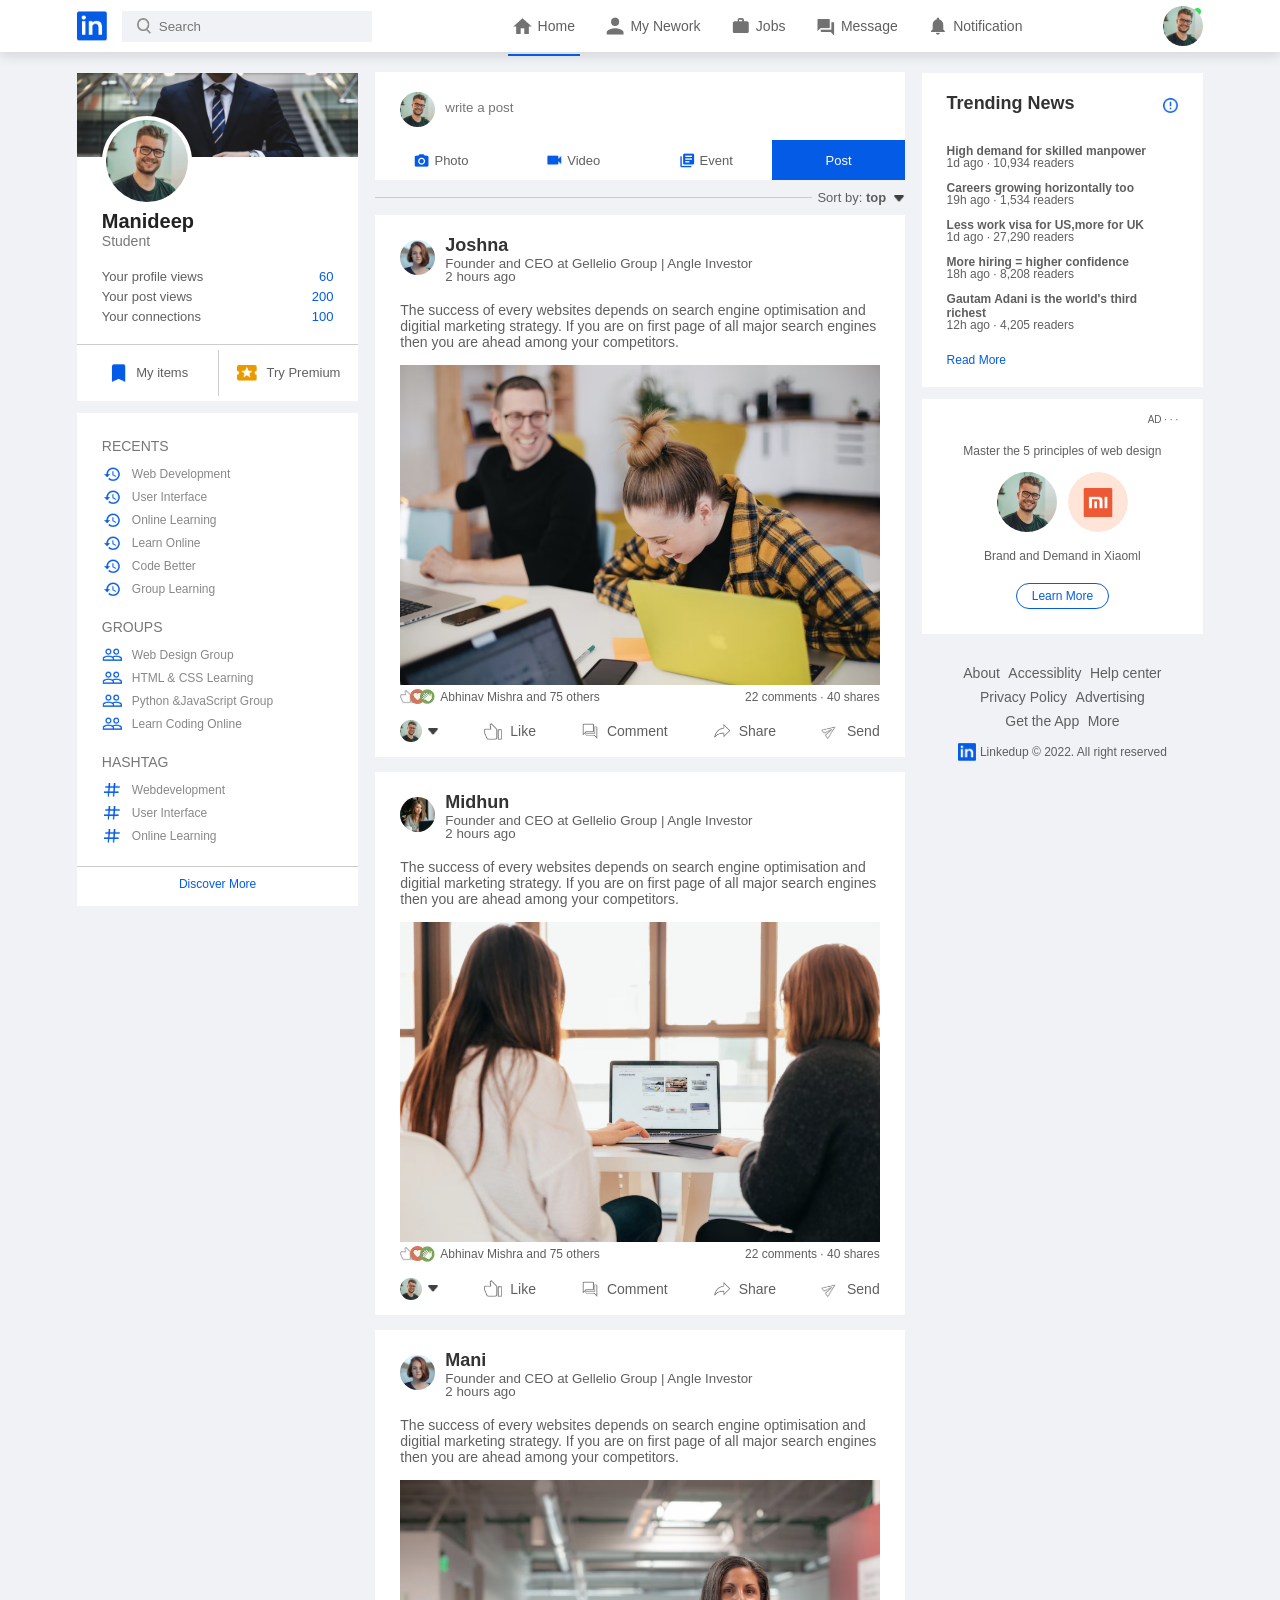
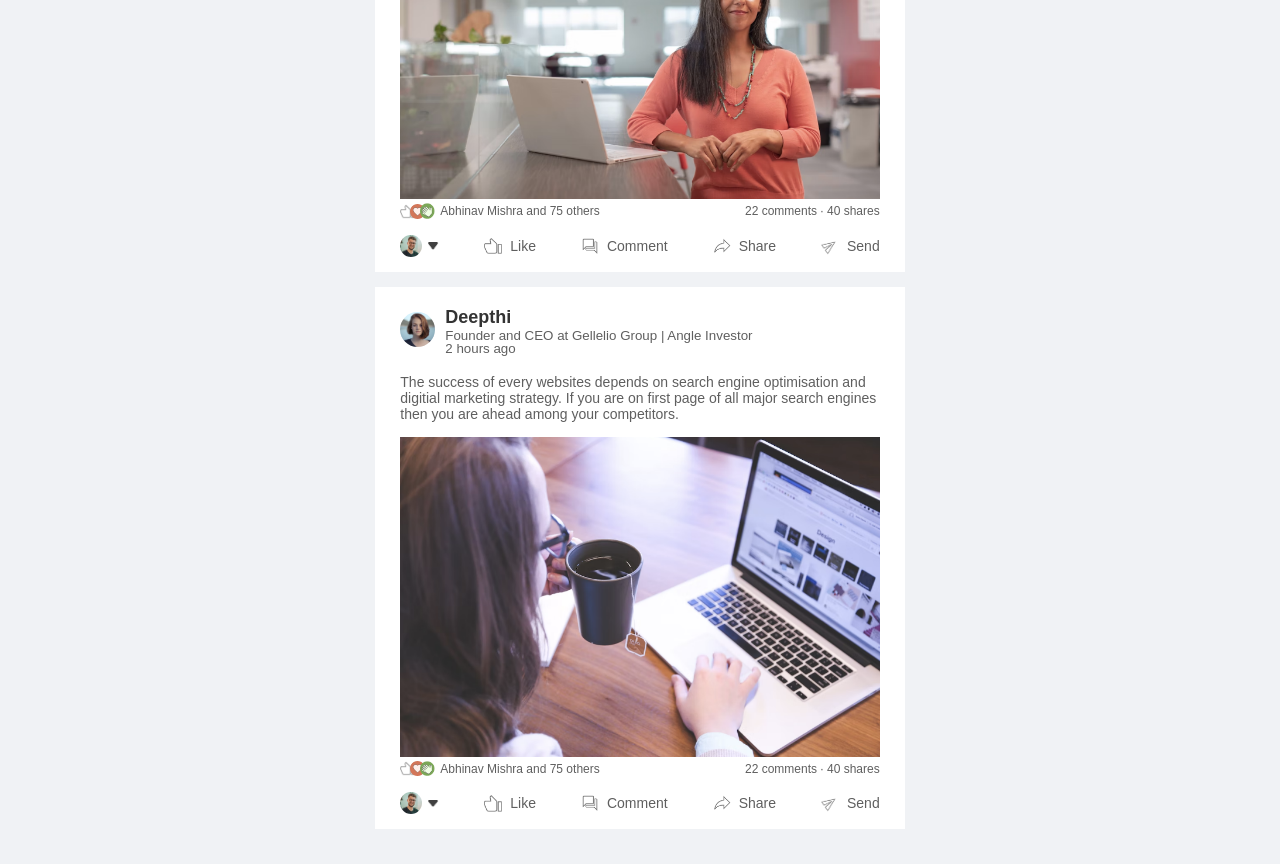
<file: index.html>
<!DOCTYPE html>
<html lang="en">
    <head>
        <meta charset="UTF-8">
        <meta http-equiv="X-UA-compatible" content="IE=edge">
        <meta name="viewport" content="width=device-width, initial-scale=1.0">
        <title>social media website</title>
        <link rel="stylesheet" href="style.css">
    </head>

    <body>


        <nav class="navbar">
            <div class="navbar-left">
                <a href="index.html" class="logo"><img src="images/logo.png"></a>

                <div class="search-box">
                    <img src="images/search.png">
                    <input type="text" placeholder="Search">
                </div>
            </div>
            <div class="navbar-center">
                <ul>
                    <li><a href="#" class="active-link"><img src="images/home.png"> <span>Home</span></a></li>
                    <li><a href="#"><img src="images/network.png"> <span>My Nework</span></a></li>
                    <li><a href="#"><img src="images/jobs.png"> <span>Jobs</span></a></li>
                    <li><a href="#"><img src="images/message.png"> <span>Message</span></a></li>
                    <li><a href="#"><img src="images/notification.png"> <span>Notification</span></a></li>
                </ul>
            </div>
            <div class="navbar-right">
                <div class="online">
                    
                </div>
                <img src="images/user-1.png" class="nav-profile-img" onclick="toggleMenu()">
            </div>
            <!----------------------------profile dropdown meny---------------->
            <div class="profile-menu-wrap" id="profileMenu">
                <div class="profile-menu">
                    <div class="user-info">
                        <img src="images/user-1.png">
                        <div>
                            <h3>Rayan Walton</h3>
                            <a href="index2.html">See your profile</a>
                        </div>
                    </div>

                    <hr>
                    <a href="#" class="profile-menu-link">
                        <img src="images/feedback.png">
                        <p>Give feedback</p>
                        <span></span>
                    </a>
                    <a href="#" class="profile-menu-link">
                        <img src="images/setting.png">
                        <p>Settings  &privacy</p>
                        <span></span>
                    </a>
                    <a href="#" class="profile-menu-link">
                        <img src="images/help.png">
                        <p>Help  & support</p>
                        <span></span>
                    </a>
                    <a href="#" class="profile-menu-link">
                        <img src="images/display.png">
                        <p>Display  & Accessibility</p>
                        <span></span>
                    </a>
                    <a href="#" class="profile-menu-link">
                        <img src="images/logout.png">
                        <p>Logout</p>
                        <span></span>
                    </a>
                </div>
            </div>

        </nav>
        <!---------------------------navbar close-------------------->
        <div class="container">
            <!---------------------left-sidebar-------------->
            <div class="left-sidebar">
               <div class="sidebar-profile-box">
                <img src="images/cover-pic.png" width="100%">
                <div class="sidebar-profile-information">
                    <img src="images/user-1.png">
                    <h1>Manideep</h1>
                    <h3>Student</h3>
                    <ul>
                        <li>Your profile views <span>60</span></li>
                        <li>Your post views <span>200</span></li>
                        <li>Your connections <span>100</span></li>
                    </ul>
                </div>
                <div class="sidebar-profile-link">
                    <a href="#"><img src="images/items.png">My items</a>
                    <a href="#"><img src="images/premium.png">Try Premium</a>
                </div>
               </div>

                <div class="sidebar-activity" id="sidebarActivity">
                    <h3>RECENTS</h3>
                    <a href="#"><img src="images/recent.png">Web Development</a>
                    <a href="#"><img src="images/recent.png">User Interface</a>
                    <a href="#"><img src="images/recent.png">Online Learning</a>
                    <a href="#"><img src="images/recent.png">Learn Online</a>
                    <a href="#"><img src="images/recent.png">Code Better</a>
                    <a href="#"><img src="images/recent.png">Group Learning</a>
                    <h3>GROUPS</h3>
                    <a href="#"><img src="images/group.png">Web Design Group</a>
                    <a href="#"><img src="images/group.png">HTML & CSS Learning</a>
                    <a href="#"><img src="images/group.png">Python &JavaScript Group</a>
                    <a href="#"><img src="images/group.png">Learn Coding Online</a>
                    <h3>HASHTAG</h3>
                    <a href="#"><img src="images/hashtag.png">Webdevelopment</a>
                    <a href="#"><img src="images/hashtag.png">User Interface</a>
                    <a href="#"><img src="images/hashtag.png">Online Learning</a>

                    <div class="discover-more-link">
                        <a href="#">Discover More</a>
                    </div>

                </div>
                 <p id="show-more-link" onclick="toggleActivity()">Show more <b>+</b></p>
            </div>
            <!-------------------------mani-content------------->
            <div class="main-content">

               <div class="create-post">
                <div class="create-post-input">
                    <img src="images/user-1.png">
                    <textarea rows="2" placeholder="write a post"></textarea>
                </div>
                <div class="create-post-links">
                    <li><img src="images/photo.png">Photo</li>
                    <li><img src="images/video.png">Video</li>
                    <li><img src="images/event.png">Event</li>
                    <li>Post</li>
                </div>
               </div>

               <div class="sort-by">
                <hr>
                <p>Sort by: <span>top <img src="images/down-arrow.png"></span></p>
               </div>

               <div class="post">
                <div class="post-author">
                    <img src="images/user-3.png">
                    <div>
                        <h1>Joshna</h1>
                        <small>Founder and CEO at Gellelio Group | Angle Investor</small>
                        <small>2 hours ago</small>
                    </div>
                </div>
                <p>The success of every websites depends on search engine optimisation and 
                    digitial marketing strategy. If you are on first page of all major search engines
                    then you are ahead among your competitors.
                </p>
                <img src="images/post-image-1.png" width="100%">
                <div class="post-stats">
                    <div>
                        <img src="images/thumbsup.png">
                        <img src="images/love.png">
                        <img src="images/clap.png">
                        <span class="liked-user">Abhinav Mishra and 75 others</span>
                    </div>
                    <div>
                        <span>22 comments &middot; 40 shares</span>
                    </div>
                </div>
                <div class="post-activity">
                    <div>
                        <img src="images/user-1.png" class="post-activity-user-icon">
                        <img src="images/down-arrow.png" class="post-activity-arrow-icon">
                    </div>
                    <div class="post-activity-link">
                        <img src="images/like.png">
                        <span>Like</span>
                    </div>
                    <div class="post-activity-link">
                        <img src="images/comment.png">
                        <span>Comment</span>
                    </div>
                    <div class="post-activity-link">
                        <img src="images/share.png">
                        <span>Share</span>
                    </div>
                    <div class="post-activity-link">
                        <img src="images/send.png">
                        <span>Send</span>
                    </div>
                </div>
               </div>

               <div class="post">
                <div class="post-author">
                    <img src="images/user-4.png">
                    <div>
                        <h1>Midhun</h1>
                        <small>Founder and CEO at Gellelio Group | Angle Investor</small>
                        <small>2 hours ago</small>
                    </div>
                </div>
                <p>The success of every websites depends on search engine optimisation and 
                    digitial marketing strategy. If you are on first page of all major search engines
                    then you are ahead among your competitors.
                </p>
                <img src="images/post-image-2.png" width="100%">
                <div class="post-stats">
                    <div>
                        <img src="images/thumbsup.png">
                        <img src="images/love.png">
                        <img src="images/clap.png">
                        <span class="liked-user">Abhinav Mishra and 75 others</span>
                    </div>
                    <div>
                        <span>22 comments &middot; 40 shares</span>
                    </div>
                </div>
                <div class="post-activity">
                    <div>
                        <img src="images/user-1.png" class="post-activity-user-icon">
                        <img src="images/down-arrow.png" class="post-activity-arrow-icon">
                    </div>
                    <div class="post-activity-link">
                        <img src="images/like.png">
                        <span>Like</span>
                    </div>
                    <div class="post-activity-link">
                        <img src="images/comment.png">
                        <span>Comment</span>
                    </div>
                    <div class="post-activity-link">
                        <img src="images/share.png">
                        <span>Share</span>
                    </div>
                    <div class="post-activity-link">
                        <img src="images/send.png">
                        <span>Send</span>
                    </div>
                </div>
               </div>

               <div class="post">
                <div class="post-author">
                    <img src="images/user-3.png">
                    <div>
                        <h1>Mani</h1>
                        <small>Founder and CEO at Gellelio Group | Angle Investor</small>
                        <small>2 hours ago</small>
                    </div>
                </div>
                <p>The success of every websites depends on search engine optimisation and 
                    digitial marketing strategy. If you are on first page of all major search engines
                    then you are ahead among your competitors.
                </p>
                <img src="images/post-image-3.png" width="100%">
                <div class="post-stats">
                    <div>
                        <img src="images/thumbsup.png">
                        <img src="images/love.png">
                        <img src="images/clap.png">
                        <span class="liked-user">Abhinav Mishra and 75 others</span>
                    </div>
                    <div>
                        <span>22 comments &middot; 40 shares</span>
                    </div>
                </div>
                <div class="post-activity">
                    <div>
                        <img src="images/user-1.png" class="post-activity-user-icon">
                        <img src="images/down-arrow.png" class="post-activity-arrow-icon">
                    </div>
                    <div class="post-activity-link">
                        <img src="images/like.png">
                        <span>Like</span>
                    </div>
                    <div class="post-activity-link">
                        <img src="images/comment.png">
                        <span>Comment</span>
                    </div>
                    <div class="post-activity-link">
                        <img src="images/share.png">
                        <span>Share</span>
                    </div>
                    <div class="post-activity-link">
                        <img src="images/send.png">
                        <span>Send</span>
                    </div>
                </div>
               </div>

               <div class="post">
                <div class="post-author">
                    <img src="images/user-3.png">
                    <div>
                        <h1>Deepthi</h1>
                        <small>Founder and CEO at Gellelio Group | Angle Investor</small>
                        <small>2 hours ago</small>
                    </div>
                </div>
                <p>The success of every websites depends on search engine optimisation and 
                    digitial marketing strategy. If you are on first page of all major search engines
                    then you are ahead among your competitors.
                </p>
                <img src="images/post-image-4.png" width="100%">
                <div class="post-stats">
                    <div>
                        <img src="images/thumbsup.png">
                        <img src="images/love.png">
                        <img src="images/clap.png">
                        <span class="liked-user">Abhinav Mishra and 75 others</span>
                    </div>
                    <div>
                        <span>22 comments &middot; 40 shares</span>
                    </div>
                </div>
                <div class="post-activity">
                    <div>
                        <img src="images/user-1.png" class="post-activity-user-icon">
                        <img src="images/down-arrow.png" class="post-activity-arrow-icon">
                    </div>
                    <div class="post-activity-link">
                        <img src="images/like.png">
                        <span>Like</span>
                    </div>
                    <div class="post-activity-link">
                        <img src="images/comment.png">
                        <span>Comment</span>
                    </div>
                    <div class="post-activity-link">
                        <img src="images/share.png">
                        <span>Share</span>
                    </div>
                    <div class="post-activity-link">
                        <img src="images/send.png">
                        <span>Send</span>
                    </div>
                </div>
               </div>



            </div>
            <!---------------------right-sidebar---------------->
            <div class="right-sidebar">
                <div class="sidebar-news">
                    <img src="images/more.png" class="information-icon">
                    <h3>Trending News</h3>
                    <a href="#">High demand for skilled manpower</a>
                    <span>1d ago &middot; 10,934 readers</span>

                    <a href="#">Careers growing horizontally too</a>
                    <span>19h ago &middot; 1,534 readers</span>

                    <a href="#">Less work visa for US,more for UK</a>
                    <span>1d ago &middot; 27,290 readers</span>

                    <a href="#">More hiring = higher confidence</a>
                    <span>18h ago &middot; 8,208 readers</span>

                    <a href="#">Gautam Adani is the world's third richest</a>
                    <span>12h ago &middot; 4,205 readers</span>

                    <a href="#" class="read-more-link">Read More</a>
                </div>

                   <div class="sidebar-ad">
                    <small>AD &middot; &middot; &middot;</small>
                    <p>Master the 5 principles of web design</p>
                    <div>
                        <img src="images/user-1.png">
                        <img src="images/mi-logo.png">
                    </div>
                    <b>Brand and Demand in Xiaoml</b>
                    <a href="#" class="ad-link">Learn More</a>
                   </div>

                   <div class="sidebar-useful-links">
                    <a href="#">About</a>
                    <a href="#">Accessiblity</a>
                    <a href="#">Help center</a>
                    <a href="#">Privacy Policy</a>
                    <a href="#">Advertising</a>
                    <a href="#">Get the App</a>
                    <a href="#">More</a>



                    <div class="copyright-msg">
                        <img src="images/logo.png">
                        <p>Linkedup &#169; 2022. All right reserved</p>
                    </div>
                   </div>
                  


            </div>
        </div>

        <script>
            let profileMenu = document.getElementById("profileMenu");

            function toggleMenu(){
                profileMenu.classList.toggle("open-menu");
            }
        </script>


<script>
    let sideActivity = document.getElementById("sidebarActivity");
    let moreLink = document.getElementById("show-more-link");

    function toggleActivity(){
        sideActivity.classList.toggle("open-activity");

        if(sideActivity.classList.contains("open-activity")){
            moreLink.innerHTML = "Show less <b>-</b>";
        }else{
            moreLink.innerHTML = "Show more <b>-</b>";
        }
    }
</script>


    </body>
</html>
</file>
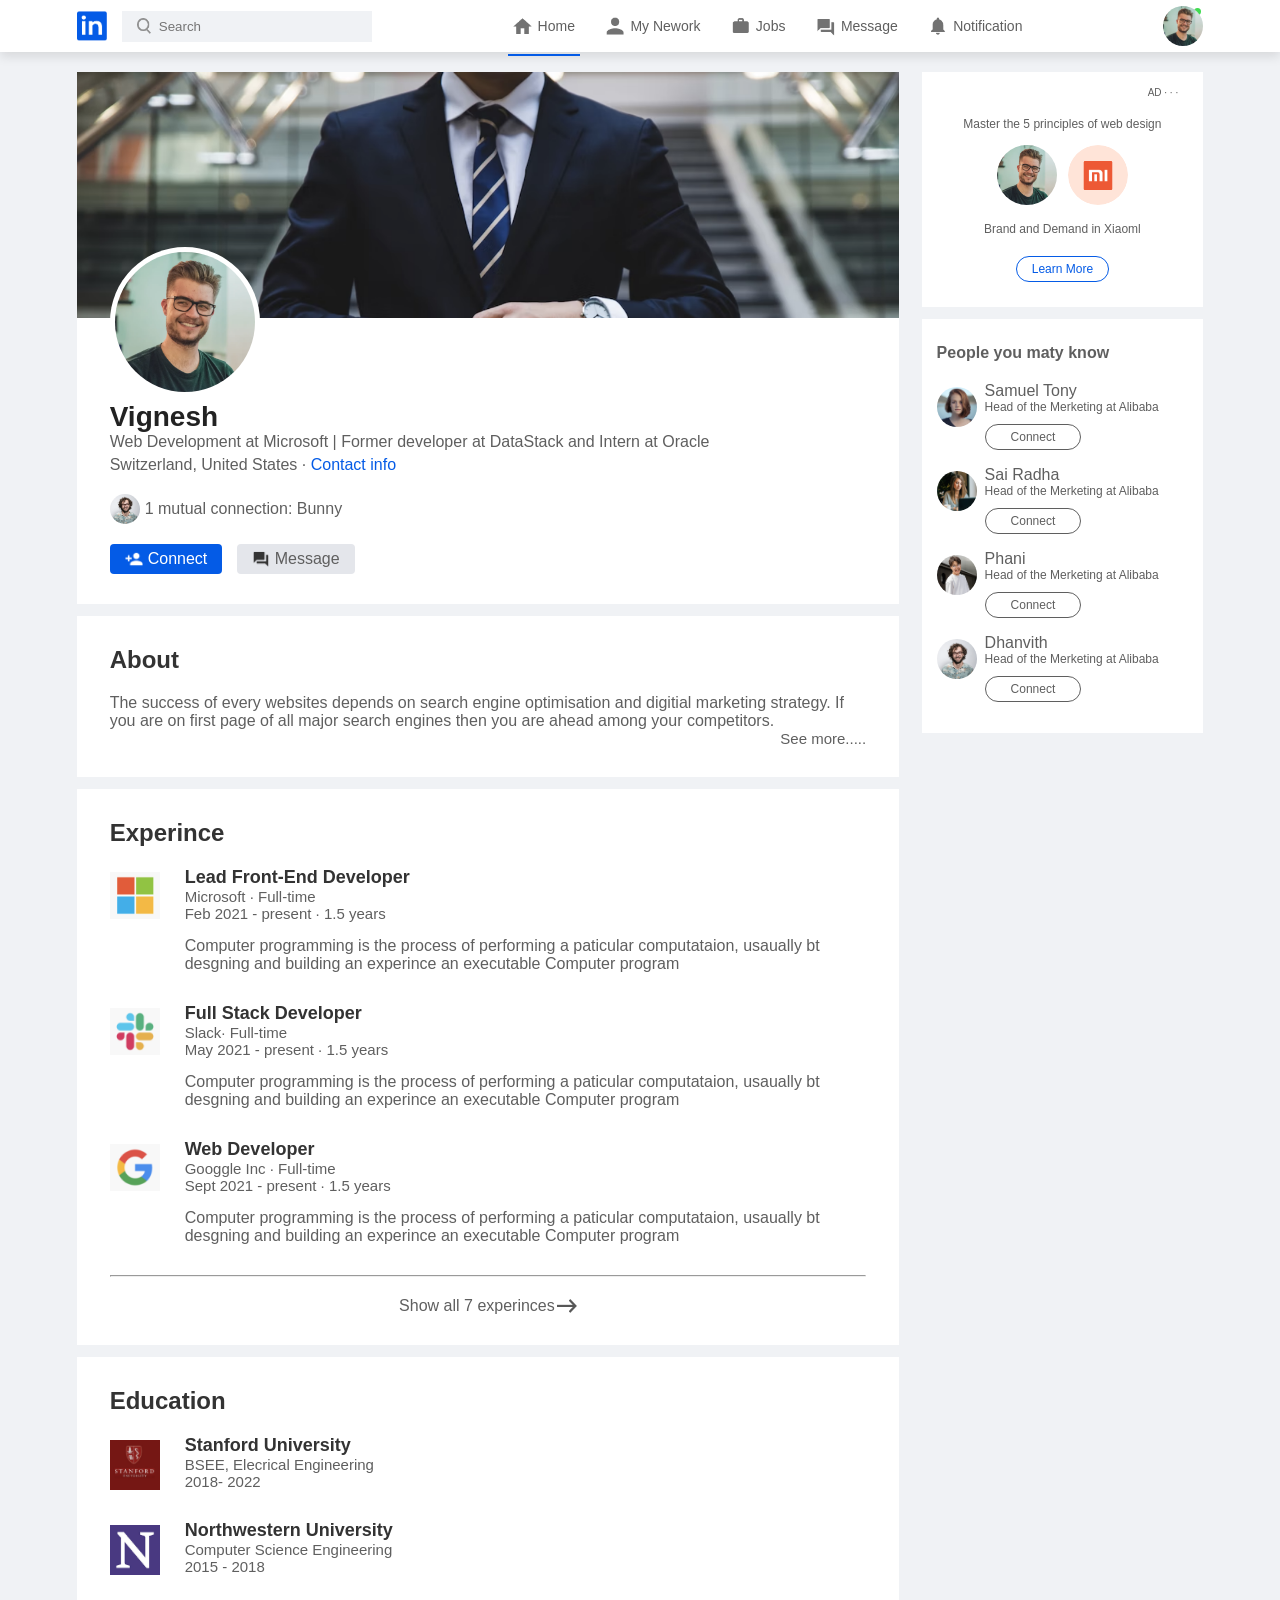
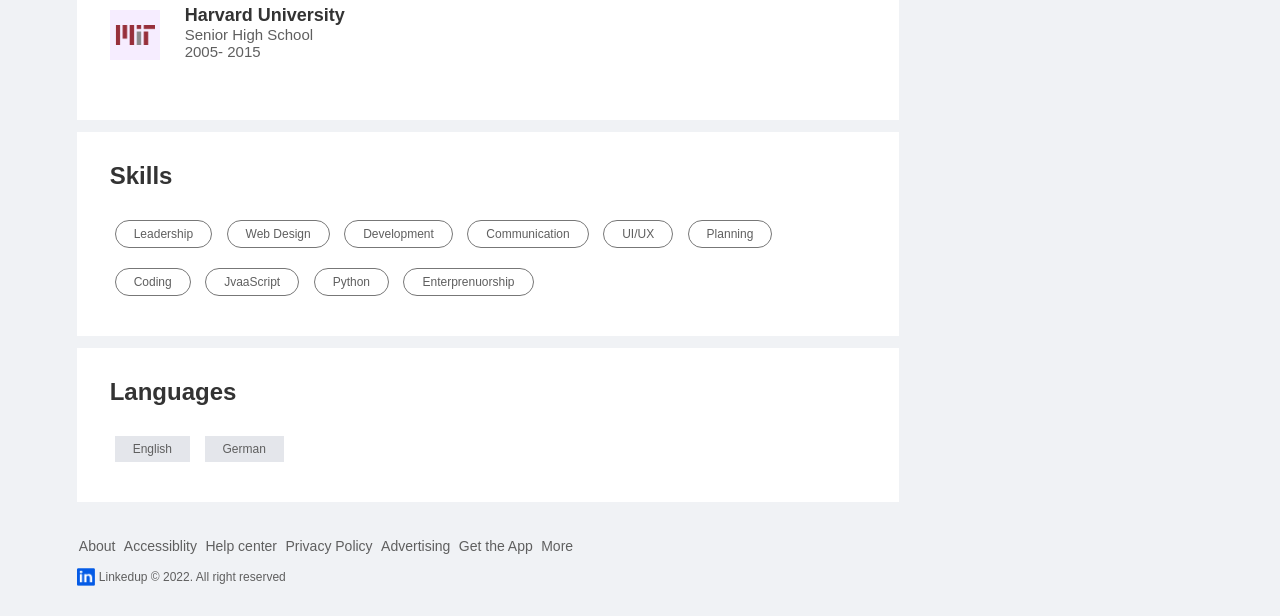
<file: index2.html>
<!DOCTYPE html>
<html lang="en">
    <head>
        <meta charset="UTF-8">
        <meta http-equiv="X-UA-compatible" content="IE=edge">
        <meta name="viewport" content="width=device-width, initial-scale=1.0">
        <title>social media website</title>
        <link rel="stylesheet" href="style.css">
    </head>

    <body>


        <nav class="navbar">
            <div class="navbar-left">
                <a href="index.html" class="logo"><img src="images/logo.png"></a>

                <div class="search-box">
                    <img src="images/search.png">
                    <input type="text" placeholder="Search">
                </div>
            </div>
            <div class="navbar-center">
                <ul>
                    <li><a href="#" class="active-link"><img src="images/home.png"> <span>Home</span></a></li>
                    <li><a href="#"><img src="images/network.png"> <span>My Nework</span></a></li>
                    <li><a href="#"><img src="images/jobs.png"> <span>Jobs</span></a></li>
                    <li><a href="#"><img src="images/message.png"> <span>Message</span></a></li>
                    <li><a href="#"><img src="images/notification.png"> <span>Notification</span></a></li>
                </ul>
            </div>
            <div class="navbar-right">
                <div class="online">
                    
                </div>
                <img src="images/user-1.png" class="nav-profile-img" onclick="toggleMenu()">
            </div>
            <!----------------------------profile dropdown meny---------------->
            <div class="profile-menu-wrap" id="profileMenu">
                <div class="profile-menu">
                    <div class="user-info">
                        <img src="images/user-1.png">
                        <div>
                            <h3>Rayan Walton</h3>
                            <a href="index2.html">See your profile</a>
                        </div>
                    </div>

                    <hr>
                    <a href="#" class="profile-menu-link">
                        <img src="images/feedback.png">
                        <p>Give feedback</p>
                        <span></span>
                    </a>
                    <a href="#" class="profile-menu-link">
                        <img src="images/setting.png">
                        <p>Settings  &privacy</p>
                        <span></span>
                    </a>
                    <a href="#" class="profile-menu-link">
                        <img src="images/help.png">
                        <p>Help  & support</p>
                        <span></span>
                    </a>
                    <a href="#" class="profile-menu-link">
                        <img src="images/display.png">
                        <p>Display  & Accessibility</p>
                        <span></span>
                    </a>
                    <a href="#" class="profile-menu-link">
                        <img src="images/logout.png">
                        <p>Logout</p>
                        <span></span>
                    </a>
                </div>
            </div>

        </nav>
        <!---------------------------navbar close-------------------->

        <div class="container">
            <div class="profile-main">

                <div class="profile-container">
                    <img src="images/cover-pic.png" width="100%">
                    <div class="profile-container-inner">
                        <img src="images/user-1.png" class="profile-pic">
                        <h1>Vignesh</h1>
                        <b>Web Development at Microsoft | Former developer at DataStack
                            and Intern at Oracle
                        </b>
                        <p>Switzerland, United States &middot; <a href="#">Contact info</a></p>
                        <div class="mutual-connection">
                            <img src="images/user-2.png">
                            <span>1 mutual connection: Bunny</span>
                        </div>
                        <div class="profile-btn">
                            <a href="#" class="primary-btn"><img src="images/connect.png">Connect</a>
                            <a href="#"><img src="images/chat.png">Message</a>
                        </div>
                    </div>
                </div>

                <div class="profile-description">
                    <h2>About</h2>
                    <p>The success of every websites depends on search engine optimisation and 
                        digitial marketing strategy. If you are on first page of all major search engines
                        then you are ahead among your competitors.</p>
                        <a href="#" class="see-more-link">See more.....</a>
                </div>

                <div class="profile-description">
                    <h2>Experince</h2>
                    <div class="profile-description-row">
                        <img src="images/microsoft.png">
                        <div>
                            <h3>Lead Front-End Developer</h3>
                            <b>Microsoft &middot; Full-time</b>
                            <b>Feb 2021 - present &middot; 1.5 years</b>
                            <p>Computer programming is the process of performing a paticular computataion,
                                usaually bt desgning and building an experince an executable Computer program
                            </p>
                            <hr>
                        </div>
                    </div>
                    <div class="profile-description-row">
                        <img src="images/slack.png">
                        <div>
                            <h3>Full Stack Developer</h3>
                            <b>Slack&middot; Full-time</b>
                            <b>May 2021 - present &middot; 1.5 years</b>
                            <p>Computer programming is the process of performing a paticular computataion,
                                usaually bt desgning and building an experince an executable Computer program
                            </p>
                            <hr>
                        </div>
                    </div>
                    <div class="profile-description-row">
                        <img src="images/google.png">
                        <div>
                            <h3>Web Developer</h3>
                            <b>Googgle Inc &middot; Full-time</b>
                            <b>Sept 2021 - present &middot; 1.5 years</b>
                            <p>Computer programming is the process of performing a paticular computataion,
                                usaually bt desgning and building an experince an executable Computer program
                            </p>
                            <hr>
                        </div>
                    </div>
                    <hr>
                    <a href="#" class="experince-link">Show all 7 experinces <img src="images/right-arrow.png"></a>
                </div>
                <div class="profile-description">
                    <h2>Education</h2>
                    <div class="profile-description-row">
                        <img src="images/stanford.png">
                        <div>
                            <h3>Stanford University</h3>
                            <b>BSEE, Elecrical Engineering</b>
                            <b>2018- 2022</b>
                            <hr>
                        </div>
                    </div>
                    <div class="profile-description-row">
                        <img src="images/north.png">
                        <div>
                            <h3>Northwestern University</h3>
                            <b>Computer Science Engineering</b>
                            <b>2015 - 2018</b>
                            <hr>
                        </div>
                    </div>
                    <div class="profile-description-row">
                        <img src="images/mit.png">
                        <div>
                            <h3>Harvard University</h3>
                            <b>Senior High School</b>
                            <b>2005- 2015</b>
                            <hr>
                        </div>
                    </div>

                </div>

                <div class="profile-description">
                    <h2>Skills</h2>
                    <a href="#" class="skills-btn">Leadership</a>
                    <a href="#" class="skills-btn">Web Design</a>
                    <a href="#" class="skills-btn">Development</a>
                    <a href="#" class="skills-btn">Communication</a>
                    <a href="#" class="skills-btn">UI/UX</a>
                    <a href="#" class="skills-btn">Planning</a>
                    <a href="#" class="skills-btn">Coding</a>
                    <a href="#" class="skills-btn">JvaaScript</a>
                    <a href="#" class="skills-btn">Python</a>
                    <a href="#" class="skills-btn">Enterprenuorship</a>
                </div>
                
                <div class="profile-description">
                    <h2>Languages</h2>
                    <a href="#" class="language-btn">English</a>
                    <a href="#" class="language-btn">German</a>
                    
                </div>
            </div>
            <!----------------profile-sidebar-------------->
            <div class="profile-sidebar">
                     
                <div class="sidebar-ad">
                    <small>AD &middot; &middot; &middot;</small>
                    <p>Master the 5 principles of web design</p>
                    <div>
                        <img src="images/user-1.png">
                        <img src="images/mi-logo.png">
                    </div>
                    <b>Brand and Demand in Xiaoml</b>
                    <a href="#" class="ad-link">Learn More</a>
                   </div>

                   <div class="sidebar-people">
                    <h3>People you maty know</h3>
                    <div class="sidebar-people-row">
                        <img src="images/user-3.png">
                        <div>
                            <h2>Samuel Tony</h2>
                            <p>Head of the Merketing at Alibaba</p>
                            <a href="#">Connect</a>
                        </div>
                    </div>
                    <div class="sidebar-people-row">
                        <img src="images/user-4.png">
                        <div>
                            <h2>Sai Radha</h2>
                            <p>Head of the Merketing at Alibaba</p>
                            <a href="#">Connect</a>
                        </div>
                    </div>
                    <div class="sidebar-people-row">
                        <img src="images/user-5.png">
                        <div>
                            <h2>Phani</h2>
                            <p>Head of the Merketing at Alibaba</p>
                            <a href="#">Connect</a>
                        </div>
                    </div>
                    <div class="sidebar-people-row">
                        <img src="images/user-2.png">
                        <div>
                            <h2>Dhanvith</h2>
                            <p>Head of the Merketing at Alibaba</p>
                            <a href="#">Connect</a>
                        </div>
                    </div>
                   </div>



            </div>
        </div>












<div class="profile-footer">
    <div class="sidebar-useful-links">
        <a href="#">About</a>
        <a href="#">Accessiblity</a>
        <a href="#">Help center</a>
        <a href="#">Privacy Policy</a>
        <a href="#">Advertising</a>
        <a href="#">Get the App</a>
        <a href="#">More</a>



        <div class="copyright-msg">
            <img src="images/logo.png">
            <p>Linkedup &#169; 2022. All right reserved</p>
        </div>
       </div>
</div>














        <script>
            let profileMenu = document.getElementById("profileMenu");

            function toggleMenu(){
                profileMenu.classList.toggle("open-menu");
            }
        </script>


    </body>
</html>
</file>
<file: style.css>
*{
    margin: 0;
    padding: 0;
    font-family: 'poppins', sans-serif;
    box-sizing: border-box;
}
body{
    background: #f0f2f5;
    color: #5f5f5f;
}
a{
    text-decoration: none;
    color: #5f5f5f;
}
.navbar{
    display: flex;
  align-items: center;
  justify-content: space-between;
  background: #fff;
  padding: 6px 6%;
  position: sticky;
  top: 0;
  z-index: 100;
  box-shadow: 0 5px 10px rgba(0, 0, 0, 0.1);
}
.logo img{
   width: 30px;
   margin-right: 15px;
   display: block;
}
.navbar-center ul li{
    display: inline-block;
    list-style: none;
}
.navbar-center ul li a{
    display: flex;
    align-items: center;
    font-size: 14px;
    margin: 5px 8px;
    padding-right: 5px;
    position: relative;
}
.navbar-center ul li a img{
    width: 30px;
}
.navbar-center ul li a::after{
    content: '';
    width: 0;
    height: 2px;
    background: #045be6;
    position: absolute;
    bottom: -15px;
    transition: width 0.3s;
}
.navbar-center ul li a:hover::after,.navbar-center ul li a.active-link::after{
    width: 100%;
}



.nav-profile-img{
    width: 40px;
border-radius: 50%;
display: block;
cursor: pointer;
position: relative;
    
}
.online{
    position: relative;
}
.online::after{
    content: '';
    width: 7px;
    height: 7px;
    border: 2px solid #fff;
    border-radius: 50%;
    right: 0px;
    top: 0px;
    background: #41db51;
    position: absolute;
}
.search-box{
    background: #f0f2f5;
    width: 250px;
    display: flex;
    align-items: center;
    padding: 0 15px;
}
.navbar-left{
    display: flex;
    align-items: center;
}
.search-box img{
    width: 14px;
}
.search-box input{
    width: 100%;
    background: transparent;
    padding: 8px;
    outline: none;
    border: 0;
}
/*--------------------------------------navbar end----------------------*/
.container{
    padding: 20px 6%;
    display: flex;
    flex-wrap: wrap;
    justify-content: space-between;
}
/*----------------------------left-sidebar--------------*/
.left-sidebar{
    flex-basis: 25%;
    align-self: flex-start;
    position: sticky;
    top: 73px;
}
.sidebar-profile-box{
 background: #fff;
}
.sidebar-profile-information{
 padding: 0 25px;
}
.sidebar-profile-information img{
 width: 90px;
 border-radius: 50%;
 background: #fff;
 padding: 4px;
 margin-top: -45px;
}
.sidebar-profile-information h1{
    font-size: 20px;
    font-weight: 600;
    color: #222;
}
.sidebar-profile-information h3{
    font-size: 14px;
    font-weight: 500;
    color: #777;
}
.sidebar-profile-information ul{
    list-style: none;
    margin: 20px 0;
}
.sidebar-profile-information ul li{
    width: 100%;
    margin: 5px 0;
    font-size: 13px;
}
.sidebar-profile-information ul li span{
    float: right;
    color: #045be6;
}
.sidebar-profile-link{
    display: flex;
    align-items: center;
    border-top: 1px solid #ccc;
}
.sidebar-profile-link a{
    flex-basis: 50%;
    display: flex;
    align-items: center;
    justify-content: center;
    padding: 15px 0;
    font-size: 13px;
    border-left: 1px solid #ccc;
}
.sidebar-profile-link a:first-child{
    border-left: 0;
}
.sidebar-profile-link a img{
    width: 20px;
    margin-right: 10px;
}
.sidebar-activity{
    background: #fff;
    padding: 5px 25px;
    margin: 12px 0;
}
.sidebar-activity h3{
    color: #777;
    font-weight: 500;
    font-size: 14px;
    margin: 20px 0 10px;
}
.sidebar-activity a{
    display: flex;
    align-items: center;
    font-size: 12px;
    font-weight: 500;
    color: #888;
    margin: 3px 0;
}
.sidebar-activity a img{
    width: 20px;
    margin-right: 10px;
}
.discover-more-link{
   border-top: 1px solid #ccc;
   text-align: center;
   margin-top: 20px;
   margin-left: -25px;
   margin-right: -25px;
}
.discover-more-link a{
    color: #045be6;
    display: inline-block;
    margin: 10px 0;
}






/*--------------------right-sidebar-----------------*/
.right-sidebar{
    flex-basis: 25%;
    align-self: flex-start;
    position: sticky;
    top: 73px;
}
.sidebar-news{
    background: #fff;
    padding: 10px 25px;
}
.information-icon{
    width: 15px;
    float: right;
    margin-top: 15px;
}
.sidebar-news h3{
    font-size: 18px;
    font-weight: 600;
    color: #333;
    margin: 10px 0 30px;
}
.sidebar-news a{
    display: block;
    font-size: 12px;
    font-weight: 600;
    margin-top: 10px;
    margin-bottom: -5px;
}
.sidebar-news span{
    font-size: 12px;
}
.sidebar-news .read-more-link{
    color: #045be6;
    font-weight: 500;
    margin: 20px 0 10px;
}
.sidebar-ad{
    background: #fff;
    padding: 15px 25px;
    text-align: center;
    margin: 12px 0;
    font-size: 12px;
}
.sidebar-ad img{
    width: 60px;
    border-radius: 50%;
    margin: 4px;
}
.sidebar-ad small{
    float: right;
    font-weight: 500;
}
.sidebar-ad p{
    margin-top: 30px;
    margin-bottom: 10px;
}
.sidebar-ad b{
    display: block;
    font-weight: 500;
    margin-top: 10px;
}
.ad-link{
    display: inline-block;
    border: 1px solid #045be6;
    border-radius: 30px;
    padding: 5px 15px;
    color: #045be6;
    font-weight: 500;
    margin: 20px auto 10px;
}
.sidebar-useful-links{
    padding: 15px 25px;
    text-align: center;
}
.sidebar-useful-links a{
    display: inline-block;
    font-size: 14px;
    margin: 4px 2px;
}
.copyright-msg{
    display: flex;
    align-items: center;
    justify-content: center;
    font-size: 12px;
    margin-top: 10px;
    font-weight: 500;
}
.copyright-msg img{
    width: 18px;
    margin-right: 4px;
}



/*------------------mani-content-----------------*/
.main-content{
    flex-basis: 47%;
}
.create-post{
    background: #fff;
}
.create-post-input{
    padding: 20px 25px 10px;
    display: flex;
    align-items: flex-start;
}
.create-post-input img{
    width: 35px;
    border-radius: 50%;
    margin-right: 10px;
}
.create-post-input textarea{
    width: 100%;
    border: 0;
    outline: 0;
    resize: none;
    background: transparent;
    margin-top: 8px;
}

::placeholder{
    font-weight: 500;
}
.create-post-links{
    display: flex;
    align-items: flex-start;
}
.create-post-links li{
    list-style: none;
    border-top: 1px soild #ccc;
    border-right: 1px soild #ccc;
    flex-basis: 25%;
    height: 40px;
    font-size: 13px;
    display: flex;
    align-items: center;
    justify-content: center;
    cursor: pointer;
}
.create-post-links li img{
   width: 15px;
   margin-right: 5px;
}
.create-post-links li:last-child{
    background: #045be6;
    color: #fff;
    border-top: 0;
    border-right: 0;
}
.sort-by{
    display: flex;
    align-items: center;
    margin: 10px 0;
}
.sort-by hr{
    flex: 1;
    border: 0;
    height: 1px;
    background: #ccc;
}
.sort-by p{
    font-size: 13px;
    padding-left: 5px;
}
.sort-by p span{
    font-weight: 600;
    cursor: pointer;
}
.sort-by p span img{
    width: 12px;
    margin-left: 3px;
}
.post{
    background: #fff;
    padding: 20px 25px 5px;
    margin: 5px 0 15px;
}
.post-author{
    display: flex;
    align-items: flex-start;
    margin-bottom: 20px;
}
.post-author img{
    width: 35px;
    border-radius: 50%;
    margin-right: 10px;
    margin-top: 5px;
}
.post-author h1{
    font-size: 18px;
    font-weight: 600;
    color: #333;
}
.post-author small{
    display: block;
    margin-bottom: -2px;
}
.post p{
    font-size: 14px;
    margin-bottom:  15px;
}
.post-stats{
    display: flex;
    flex-wrap: wrap;
    align-items: center;
    justify-content: space-between;
    font-size: 12px;
    border-bottom: 1px soild #ccc;
    padding-bottom: 6px;
}
.post-stats div{
    display: flex;
    align-items: center;
}
.post-stats img{
    width: 15px;
    margin-right: -5px;
}
.liked-user{
    margin-left: 10px;
}
.post-activity{
    display: flex;
    align-items: center;
    justify-content: space-between;
    padding: 10px 0;
    font-size: 14px;
    font-weight: 500;
}
.post-activity div{
    display: flex;
    align-items: center;
}
.post-activity-user-icon{
    width: 22px;
    border-radius: 50%;
}
.post-activity-arrow-icon{
    width: 12px;
    margin-left: 5px;
}
.post-activity-link img{
    width: 18px;
    margin-right: 8px;
}

/*--------------------profile menu wrap---------------*/
.profile-menu-wrap{
    position: absolute;
    top: 100%;
    right: 5%;
    width: 320px;
    max-height: 0;
    overflow: hidden;
    transition: max-height 0.5s;
}
.profile-menu-wrap.open-menu{
    max-height: 400px;
}
.profile-menu{
    background: #222;
    color: #fff;
    padding: 20px;
    margin: 10px;
}
.user-info{
    display: flex;
    align-items: center;
}
.user-info img{
    width: 50px;
    border-radius: 50%;
    margin-right: 15px;
}
.user-info h3{
    font-weight: 500;
    margin-bottom: -7px;
}
.user-info a{
    color: #c9dbf8;
    font-size: 13px;
}
.profile-menu hr{
    border: 0;
    height: 1px;
    width: 100%;
    background: #fff;
    margin: 15px 0 10px;
}
.profile-menu-link{
    display: flex;
    align-items: center;
    color: #fff;
    margin: 12px 0;
    font-size: 14px;
}
.profile-menu-link p{
    width: 100%;
}
.profile-menu-link img{
    width: 35px;
    border-radius: 50%;
    margin-right: 15px;
}

/*---------------------------profile-page------------------*/
.profile-main{
    flex-basis: 73%;
}
.profile-sidebar{
    flex-basis: 25%;
    align-items: flex-start;
    position: sticky;
    top: 73%;
}
.profile-container{
    background: #fff;
}
.profile-container-inner{
    padding: 0 4% 10px;
}
.profile-pic{
    width: 150px;
    border-radius: 50%;
    margin-top: -75px;
    padding: 5px;
    background: #fff;
}
.profile-container h1{
    font-size: 28px;
    font-weight: 600;
    color: #222;
}
.profile-container b{
    font-weight: 500;

}
.profile-container p{
    margin-top: 5px;
}
.profile-container p a{
    color: #045be6;
    font-weight: 500;
}
.mutual-connection{
    display: flex;
    align-items: center;
    margin: 20px 0;
}
.mutual-connection img{
    width: 30px;
    border-radius: 50%;
    margin-right: 5px;
}
.profile-btn {
    margin: 20px 0;
}
.profile-btn a{
    display: inline-flex;
    align-items: center;
    background: #e4e6eb;
    padding: 6px 15px;
    border-radius: 4px;
    margin-right: 10px;
}
.profile-btn a img{
    width: 18px;
    margin-right: 5px;
}
.profile-btn .primary-btn{
   background: #045be6;
   color: #fff;
}
.profile-description{
    background: #fff;
    padding: 20px 4% 30px;
    margin: 12px 0;
}
.profile-description h2{
    color: #333;
    margin: 10px 0 20px;
    font-weight: 600;
}
.see-more-link{
    display: block;
    text-align: right;
    font-size: 15px;
}
.profile-description-row{
    display: flex;
    align-items: flex-start;
    margin: 20px 0;
}
.profile-description-row img{
    width: 50px;
    margin-right: 25px;
    margin-top: 5px;
}
.profile-description-row div{
    width: 100%;
}
.profile-description-row h3{
    font-size: 18px;
    font-weight: 600;
    color: #333;
}
.profile-description-row b{
    display: block;
    font-weight: 500;
    font-size: 15px;
}
.profile-description-row p{
    margin-top: 15px;
}
.profile-description-row hr{
    border: 0;
    border-bottom: 1px soild #999;
    margin-top: 10px;
}
.experince-link{
    display: flex;
    align-items: center;
    justify-content: center;
    padding-top: 20px;
    font-weight: 500;
}
.experince-link img{
    width: 20px;
    margin-left: 2px;
}
.skills-btn{
    display: inline-block;
    margin: 10px 5px;
    padding: 6px 18px;
    border: 1px solid #777;
    border-radius: 30px;
    font-size: 12px;
    font-weight: 500;
}
.language-btn{
    display: inline-block;
    margin: 10px 5px;
    padding: 6px 18px;
    background: #e4e6eb;
    font-size: 12px;
    font-weight: 500;
}

/*----------------profile-sidebar--------------*/
.profile-sidebar .sidebar-ad{
    margin: 0;
}
.sidebar-people{
    background-color: #fff;
    padding: 15px;
    margin: 12px 0;
    font-size: 12px;
}
.sidebar-people h3{
    font-size: 16px;
    font-weight: 600;
    margin: 10px 0 20px;
}
.sidebar-people-row{
    display: flex;
    align-items: flex-start;
    margin: 6px 0;

}
.sidebar-people-row img{
    width: 40px;
    border-radius: 50%;
    margin-right: 8px;
    margin-top: 5px;
}
.sidebar-people-row h2{
    font-weight: 500;
    font-size: 16px;

}
.sidebar-people-row a{
    display: inline-block;
    margin: 10px 0;
    padding: 5px 25px;
    border: 1px solid #5f5f5f;
    border-radius: 30px;
    font-weight: 500;
}
.profile-footer{
    padding: 0 6% 30px;
}
.profile-footer .sidebar-useful-links{
    text-align: left;
    padding: 0;
}
.profile-footer .copyright-msg{
    justify-content: flex-start;
}
#show-more-link{
    display: none;
}

@media only screen and (max-width:600px) {
    .search-box{
        background: transparent;
        width: auto;
        padding: 0;
    }
    .search-box input{
        width: 0;
        padding: 0;
    }
    .navbar-center ul li a span{
        display: none;
    }
    .navbar-center ul li a{
        padding-right: 0;
        margin: 5px;
    }
    .nav-profile-img{
        width: 30px;
    }
    .container{
        padding: 15px 3%;
    }
    .left-sidebar, .right-sidebar{
        flex-basis: 100%;
        position: relative;
        top: unset;
    }
    .main-content{
        flex-basis: 100%;
    }
    .post-stats div{
        margin: 2px 0;
    }
    .post-activity-link span{
        display: none;
    }
    .post-activity-link img{
        margin-right: 0;
    }
    .profile-main, .profile-sidebar{
        flex-basis: 100%;
    }
    .profile-container{
        font-size: 14px;
    }
    .profile-pic{
        width: 100px;
        margin-top: -50px;
    }
    #show-more-link{
        display: block;
        width: fit-content;
        margin: 10px auto;
        font-size: 14px;
        cursor: pointer;
    }
    .sidebar-activity{
        display: none;
    }
    .sidebar-activity.open-activity{
        display: block;
    }
}
</file>
